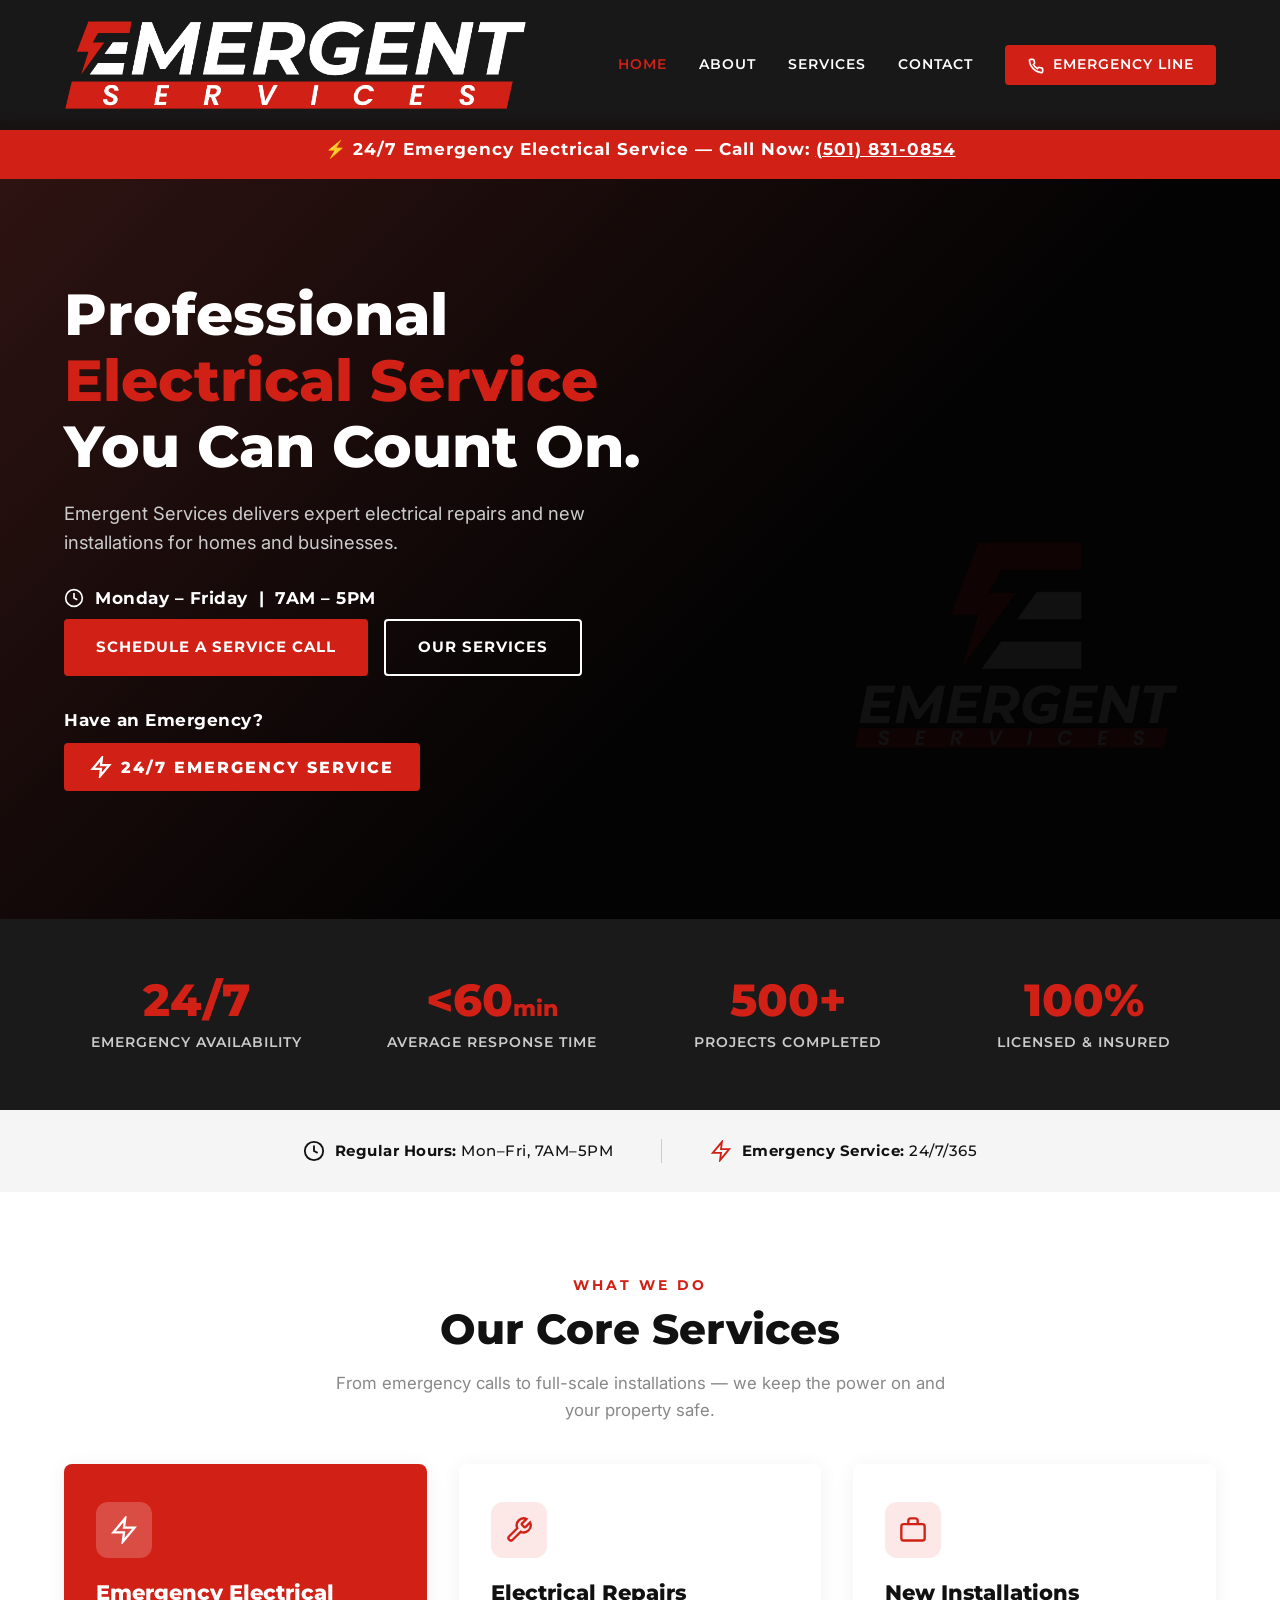
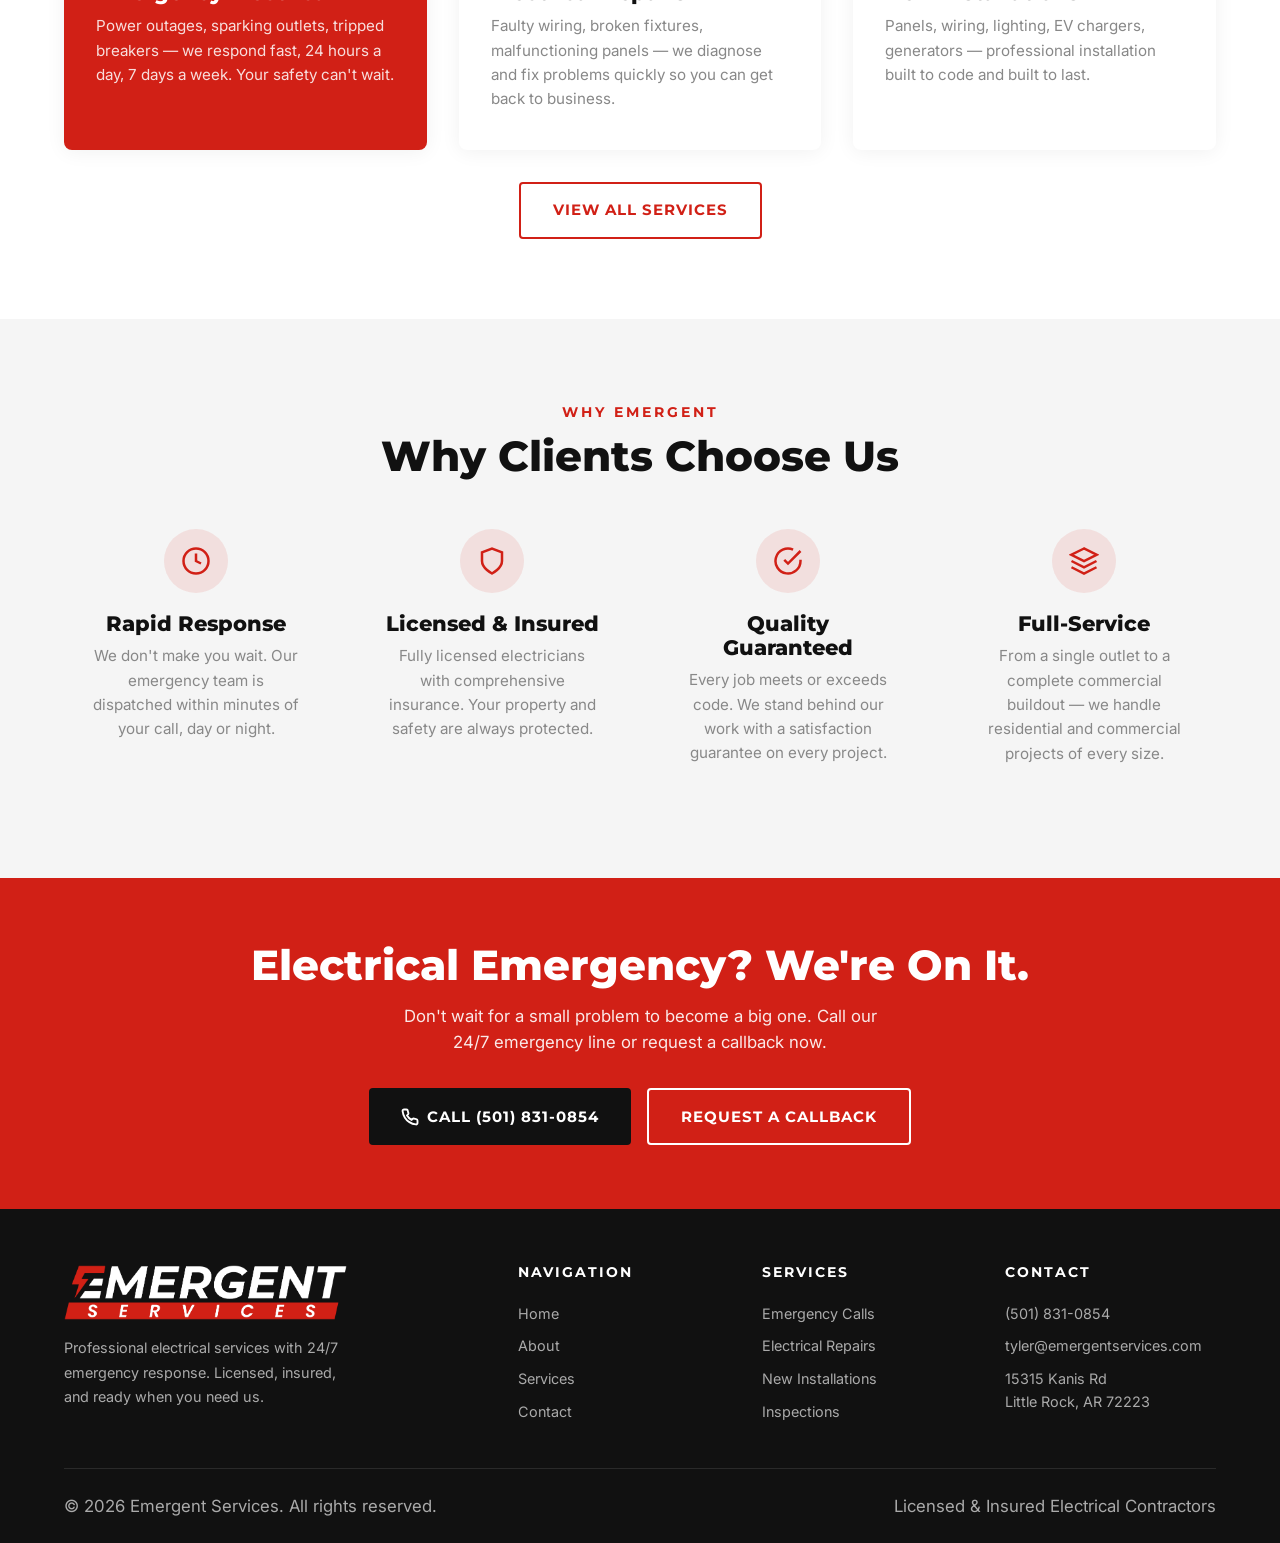
<file: website/index.html>
<!DOCTYPE html>
<html lang="en">
<head>
  <meta charset="UTF-8">
  <link rel="icon" type="image/x-icon" href="/favicon.ico?v=3">
  <link rel="icon" type="image/png" sizes="32x32" href="/favicon-32x32.png?v=3">
  <link rel="icon" type="image/png" sizes="16x16" href="/favicon-16x16.png?v=3">
  <link rel="apple-touch-icon" sizes="180x180" href="/apple-touch-icon.png?v=3">
  <meta name="viewport" content="width=device-width, initial-scale=1.0, viewport-fit=cover">
  <title>Emergent Services — 24/7 Emergency Electrical Services</title>
  <meta name="description" content="Emergent Services provides 24/7 emergency electrical repairs, new installations, and commercial electrical services. Fast response when you need it most.">
  <link rel="preconnect" href="https://fonts.googleapis.com">
  <link href="https://fonts.googleapis.com/css2?family=Inter:wght@400;500;600&family=Montserrat:ital,wght@0,600;0,700;0,800;0,900;1,800&display=swap" rel="stylesheet">
  <link rel="stylesheet" href="assets/style.css">
</head>
<body>

  <!-- ============ HEADER ============ -->
  <header class="site-header">
    <div class="container nav-wrap">
      <a href="index.html" class="nav-logo">
        <img src="assets/images/logo-mark-red-cropped.png" alt="Emergent Services">
      </a>
      <nav class="nav-links" id="navLinks">
        <a href="index.html" class="active">Home</a>
        <a href="about.html">About</a>
        <a href="services.html">Services</a>
        <a href="contact.html">Contact</a>
        <a href="tel:+15018310854" class="nav-cta">
          <svg style="width:16px;height:16px;display:inline;vertical-align:middle;margin-right:4px" viewBox="0 0 24 24" fill="none" stroke="currentColor" stroke-width="2.5"><path d="M22 16.92v3a2 2 0 01-2.18 2 19.79 19.79 0 01-8.63-3.07 19.5 19.5 0 01-6-6A19.79 19.79 0 012.12 4.18 2 2 0 014.11 2h3a2 2 0 012 1.72c.127.96.361 1.903.7 2.81a2 2 0 01-.45 2.11L8.09 9.91a16 16 0 006 6l1.27-1.27a2 2 0 012.11-.45c.907.339 1.85.573 2.81.7A2 2 0 0122 16.92z"/></svg>
          Emergency Line
        </a>
      </nav>
      <button class="nav-toggle" id="navToggle" aria-label="Toggle navigation">
        <span></span><span></span><span></span>
      </button>
    </div>
  </header>

  <!-- ============ EMERGENCY BANNER ============ -->
  <div class="emergency-banner" style="margin-top:120px;">
    ⚡ 24/7 Emergency Electrical Service — Call Now: <a href="tel:+15018310854">(501) 831-0854</a>
  </div>

  <!-- ============ HERO ============ -->
  <section class="hero" style="padding-top:0; min-height:calc(100vh - 160px);">
    <div class="container hero-content">
      <h1>Professional<br><span>Electrical Service</span><br>You Can Count On.</h1>
      <p style="margin-bottom:1.2rem;">Emergent Services delivers expert electrical repairs and new installations for homes and businesses.</p>
      <div style="display:inline-flex;align-items:center;gap:.7rem;padding:.7rem 0;">
        <svg viewBox="0 0 24 24" fill="none" stroke="#fff" stroke-width="2" style="width:20px;height:20px;flex-shrink:0;vertical-align:middle;"><circle cx="12" cy="12" r="10"/><polyline points="12 6 12 12 16 14"/></svg>
        <span style="color:#fff;font-family:var(--font-heading);font-weight:700;font-size:1.05rem;letter-spacing:.5px;line-height:1;">Monday – Friday &nbsp;|&nbsp; 7AM – 5PM</span>
      </div>
      <div class="hero-buttons" style="align-items:stretch;">
        <a href="contact.html" class="btn btn-primary" style="display:inline-flex;align-items:center;justify-content:center;">Schedule a Service Call</a>
        <a href="services.html" class="btn btn-secondary" style="display:inline-flex;align-items:center;justify-content:center;">Our Services</a>
      </div>
      <div style="margin-top:2rem;">
        <span style="color:#fff;font-family:var(--font-heading);font-weight:700;font-size:1.05rem;letter-spacing:.5px;line-height:1;">Have an Emergency?</span>
      </div>
      <div style="margin-top:.6rem;">
        <a href="contact.html" class="emergency-badge" style="text-decoration:none;">
          <svg viewBox="0 0 24 24" fill="none" stroke="currentColor" stroke-width="2.5" style="width:22px;height:22px;"><polygon points="13 2 3 14 12 14 11 22 21 10 12 10 13 2"/></svg>
          24/7 Emergency Service
        </a>
      </div>
    </div>
    <img src="assets/images/logo-icon.png" alt="" class="hero-bolt">
  </section>

  <!-- ============ STATS ============ -->
  <section class="section-dark">
    <div class="container stats">
      <div class="stat">
        <h2>24/7</h2>
        <p>Emergency Availability</p>
      </div>
      <div class="stat">
        <h2>&lt;60<span style="font-size:1.4rem">min</span></h2>
        <p>Average Response Time</p>
      </div>
      <div class="stat">
        <h2>500+</h2>
        <p>Projects Completed</p>
      </div>
      <div class="stat">
        <h2>100%</h2>
        <p>Licensed &amp; Insured</p>
      </div>
    </div>
  </section>

  <!-- ============ HOURS STRIP ============ -->
  <section style="background:var(--gray);padding:1.8rem 0;">
    <div class="container" style="display:flex;justify-content:center;align-items:center;gap:3rem;flex-wrap:wrap;text-align:center;">
      <div style="display:flex;align-items:center;gap:.6rem;">
        <svg style="width:22px;height:22px;stroke:var(--black);fill:none;stroke-width:2;flex-shrink:0;" viewBox="0 0 24 24"><circle cx="12" cy="12" r="10"/><polyline points="12 6 12 12 16 14"/></svg>
        <p style="font-family:var(--font-heading);font-weight:700;font-size:.95rem;letter-spacing:.5px;">Regular Hours: <span style="font-weight:500;">Mon–Fri, 7AM–5PM</span></p>
      </div>
      <div style="width:1px;height:24px;background:#ccc;"></div>
      <div style="display:flex;align-items:center;gap:.6rem;">
        <svg style="width:22px;height:22px;stroke:var(--red);fill:none;stroke-width:2;flex-shrink:0;" viewBox="0 0 24 24"><polygon points="13 2 3 14 12 14 11 22 21 10 12 10 13 2"/></svg>
        <p style="font-family:var(--font-heading);font-weight:700;font-size:.95rem;letter-spacing:.5px;">Emergency Service: <span style="font-weight:500;">24/7/365</span></p>
      </div>
    </div>
  </section>

  <!-- ============ SERVICES PREVIEW ============ -->
  <section class="section">
    <div class="container">
      <div class="text-center">
        <span class="section-label">What We Do</span>
        <h2 class="section-title">Our Core Services</h2>
        <p class="section-subtitle" style="margin-left:auto;margin-right:auto;">From emergency calls to full-scale installations — we keep the power on and your property safe.</p>
      </div>

      <div class="services-grid">
        <!-- Emergency — highlighted -->
        <div class="service-card emergency">
          <div class="icon">
            <svg viewBox="0 0 24 24"><polygon points="13 2 3 14 12 14 11 22 21 10 12 10 13 2"/></svg>
          </div>
          <h3>Emergency Electrical</h3>
          <p>Power outages, sparking outlets, tripped breakers — we respond fast, 24 hours a day, 7 days a week. Your safety can't wait.</p>
        </div>

        <div class="service-card">
          <div class="icon">
            <svg viewBox="0 0 24 24"><path d="M14.7 6.3a1 1 0 000 1.4l1.6 1.6a1 1 0 001.4 0l3.77-3.77a6 6 0 01-7.94 7.94l-6.91 6.91a2.12 2.12 0 01-3-3l6.91-6.91a6 6 0 017.94-7.94l-3.76 3.76z"/></svg>
          </div>
          <h3>Electrical Repairs</h3>
          <p>Faulty wiring, broken fixtures, malfunctioning panels — we diagnose and fix problems quickly so you can get back to business.</p>
        </div>

        <div class="service-card">
          <div class="icon">
            <svg viewBox="0 0 24 24"><rect x="2" y="7" width="20" height="14" rx="2" ry="2"/><path d="M16 7V4a2 2 0 00-2-2h-4a2 2 0 00-2 2v3"/></svg>
          </div>
          <h3>New Installations</h3>
          <p>Panels, wiring, lighting, EV chargers, generators — professional installation built to code and built to last.</p>
        </div>
      </div>

      <div class="text-center mt-2">
        <a href="services.html" class="btn btn-outline">View All Services</a>
      </div>
    </div>
  </section>

  <!-- ============ WHY CHOOSE US ============ -->
  <section class="section section-gray">
    <div class="container">
      <div class="text-center">
        <span class="section-label">Why Emergent</span>
        <h2 class="section-title">Why Clients Choose Us</h2>
      </div>
      <div class="highlights">
        <div class="highlight-item">
          <div class="icon">
            <svg viewBox="0 0 24 24"><circle cx="12" cy="12" r="10"/><polyline points="12 6 12 12 16 14"/></svg>
          </div>
          <h3>Rapid Response</h3>
          <p>We don't make you wait. Our emergency team is dispatched within minutes of your call, day or night.</p>
        </div>
        <div class="highlight-item">
          <div class="icon">
            <svg viewBox="0 0 24 24"><path d="M12 22s8-4 8-10V5l-8-3-8 3v7c0 6 8 10 8 10z"/></svg>
          </div>
          <h3>Licensed &amp; Insured</h3>
          <p>Fully licensed electricians with comprehensive insurance. Your property and safety are always protected.</p>
        </div>
        <div class="highlight-item">
          <div class="icon">
            <svg viewBox="0 0 24 24"><path d="M22 11.08V12a10 10 0 11-5.93-9.14"/><polyline points="22 4 12 14.01 9 11.01"/></svg>
          </div>
          <h3>Quality Guaranteed</h3>
          <p>Every job meets or exceeds code. We stand behind our work with a satisfaction guarantee on every project.</p>
        </div>
        <div class="highlight-item">
          <div class="icon">
            <svg viewBox="0 0 24 24"><path d="M12 2L2 7l10 5 10-5-10-5z"/><path d="M2 17l10 5 10-5"/><path d="M2 12l10 5 10-5"/></svg>
          </div>
          <h3>Full-Service</h3>
          <p>From a single outlet to a complete commercial buildout — we handle residential and commercial projects of every size.</p>
        </div>
      </div>
    </div>
  </section>

  <!-- ============ CTA BANNER ============ -->
  <section class="cta-banner">
    <div class="container">
      <h2>Electrical Emergency? We're On It.</h2>
      <p>Don't wait for a small problem to become a big one. Call our 24/7 emergency line or request a callback now.</p>
      <div style="display:flex;gap:1rem;justify-content:center;flex-wrap:wrap;">
        <a href="tel:+15018310854" class="btn btn-dark">
          <svg style="width:18px;height:18px" viewBox="0 0 24 24" fill="none" stroke="currentColor" stroke-width="2.5"><path d="M22 16.92v3a2 2 0 01-2.18 2 19.79 19.79 0 01-8.63-3.07 19.5 19.5 0 01-6-6A19.79 19.79 0 012.12 4.18 2 2 0 014.11 2h3a2 2 0 012 1.72c.127.96.361 1.903.7 2.81a2 2 0 01-.45 2.11L8.09 9.91a16 16 0 006 6l1.27-1.27a2 2 0 012.11-.45c.907.339 1.85.573 2.81.7A2 2 0 0122 16.92z"/></svg>
          Call (501) 831-0854
        </a>
        <a href="contact.html" class="btn btn-secondary">Request a Callback</a>
      </div>
    </div>
  </section>

  <!-- ============ FOOTER ============ -->
  <footer class="site-footer">
    <div class="container">
      <div class="footer-grid">
        <div class="footer-brand">
          <img src="assets/images/logo-mark-red-cropped.png" alt="Emergent Services">
          <p>Professional electrical services with 24/7 emergency response. Licensed, insured, and ready when you need us.</p>
        </div>
        <div class="footer-col">
          <h4>Navigation</h4>
          <a href="index.html">Home</a>
          <a href="about.html">About</a>
          <a href="services.html">Services</a>
          <a href="contact.html">Contact</a>
        </div>
        <div class="footer-col">
          <h4>Services</h4>
          <a href="services.html">Emergency Calls</a>
          <a href="services.html">Electrical Repairs</a>
          <a href="services.html">New Installations</a>
          <a href="services.html">Inspections</a>
        </div>
        <div class="footer-col">
          <h4>Contact</h4>
          <a href="tel:+15018310854">(501) 831-0854</a>
          <a href="mailto:tyler@emergentservices.com">tyler@emergentservices.com</a>
          <a href="#">15315 Kanis Rd<br>Little Rock, AR 72223</a>
        </div>
      </div>
      <div class="footer-bottom">
        <p>&copy; 2026 Emergent Services. All rights reserved.</p>
        <p>Licensed &amp; Insured Electrical Contractors</p>
      </div>
    </div>
  </footer>

  <script>
    // Mobile nav toggle
    const toggle = document.getElementById('navToggle');
    const links  = document.getElementById('navLinks');
    toggle.addEventListener('click', () => links.classList.toggle('open'));
  </script>
</body>
</html>
</file>
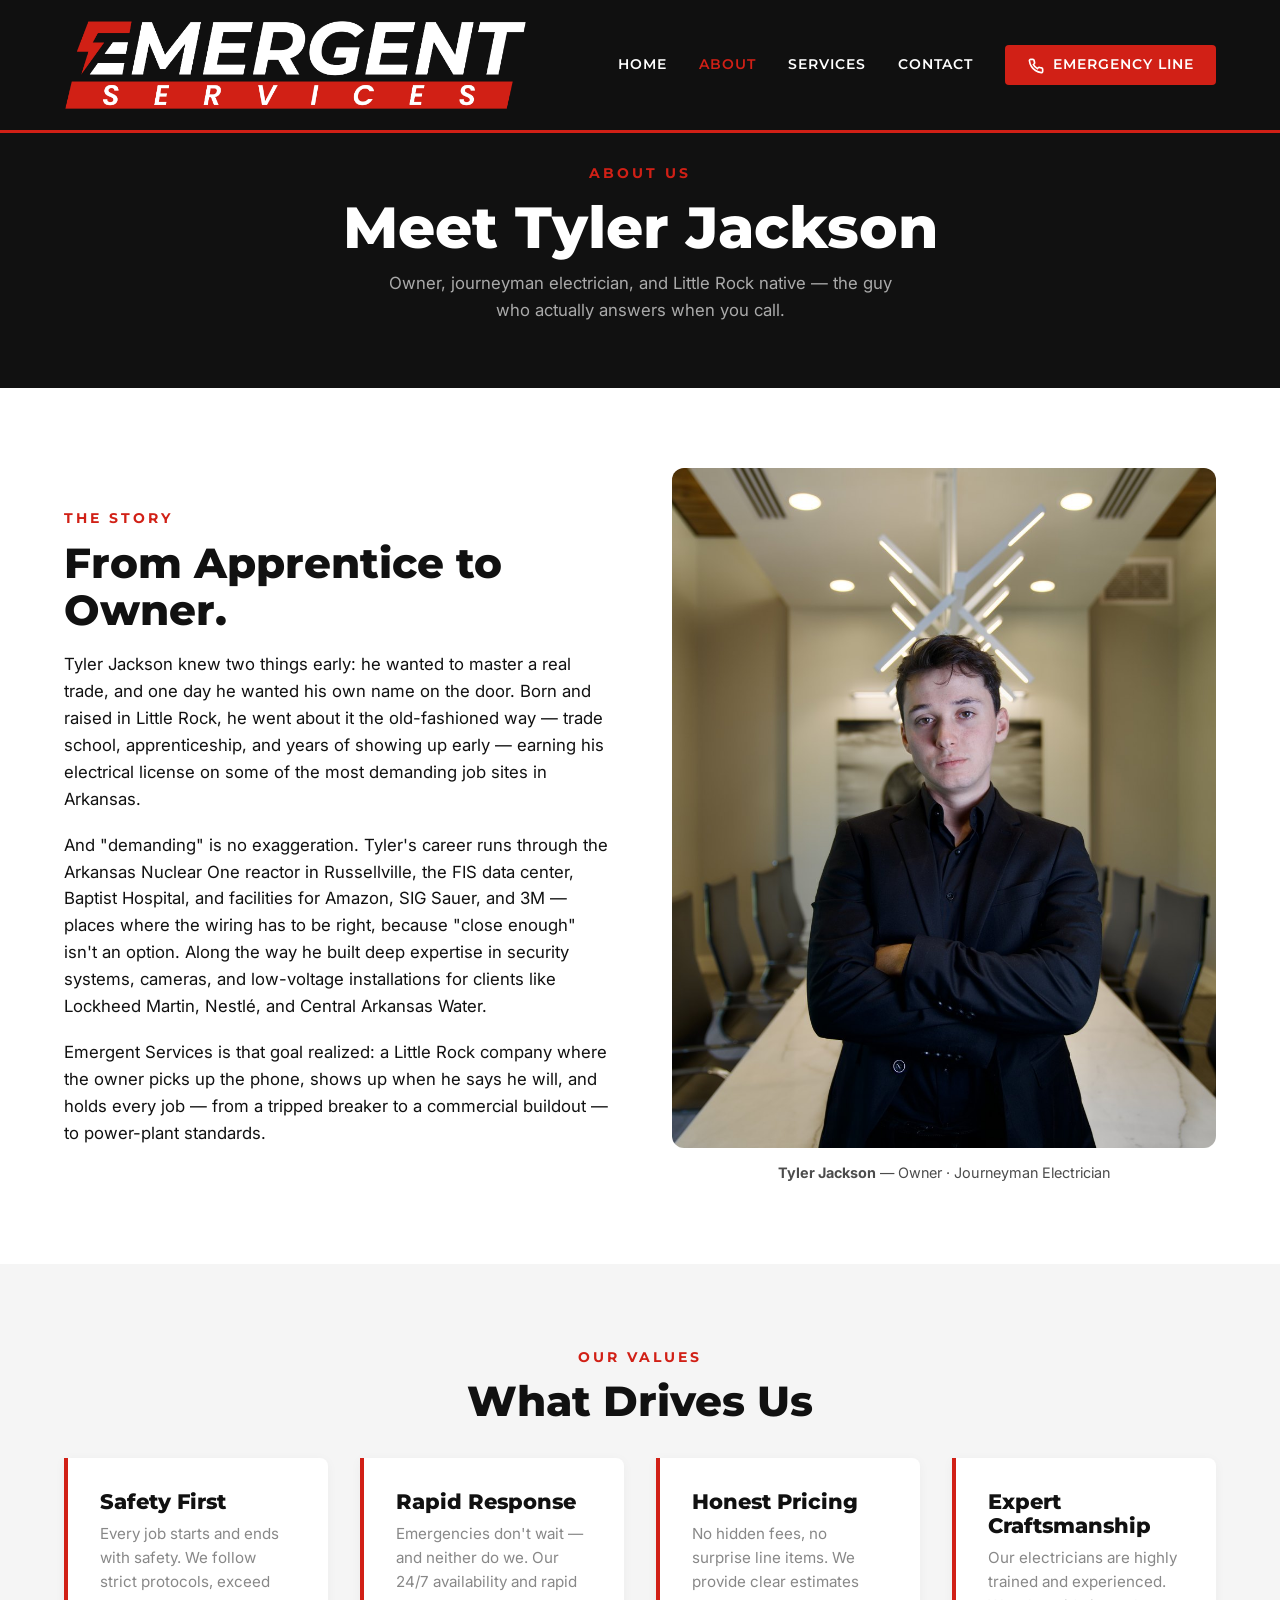
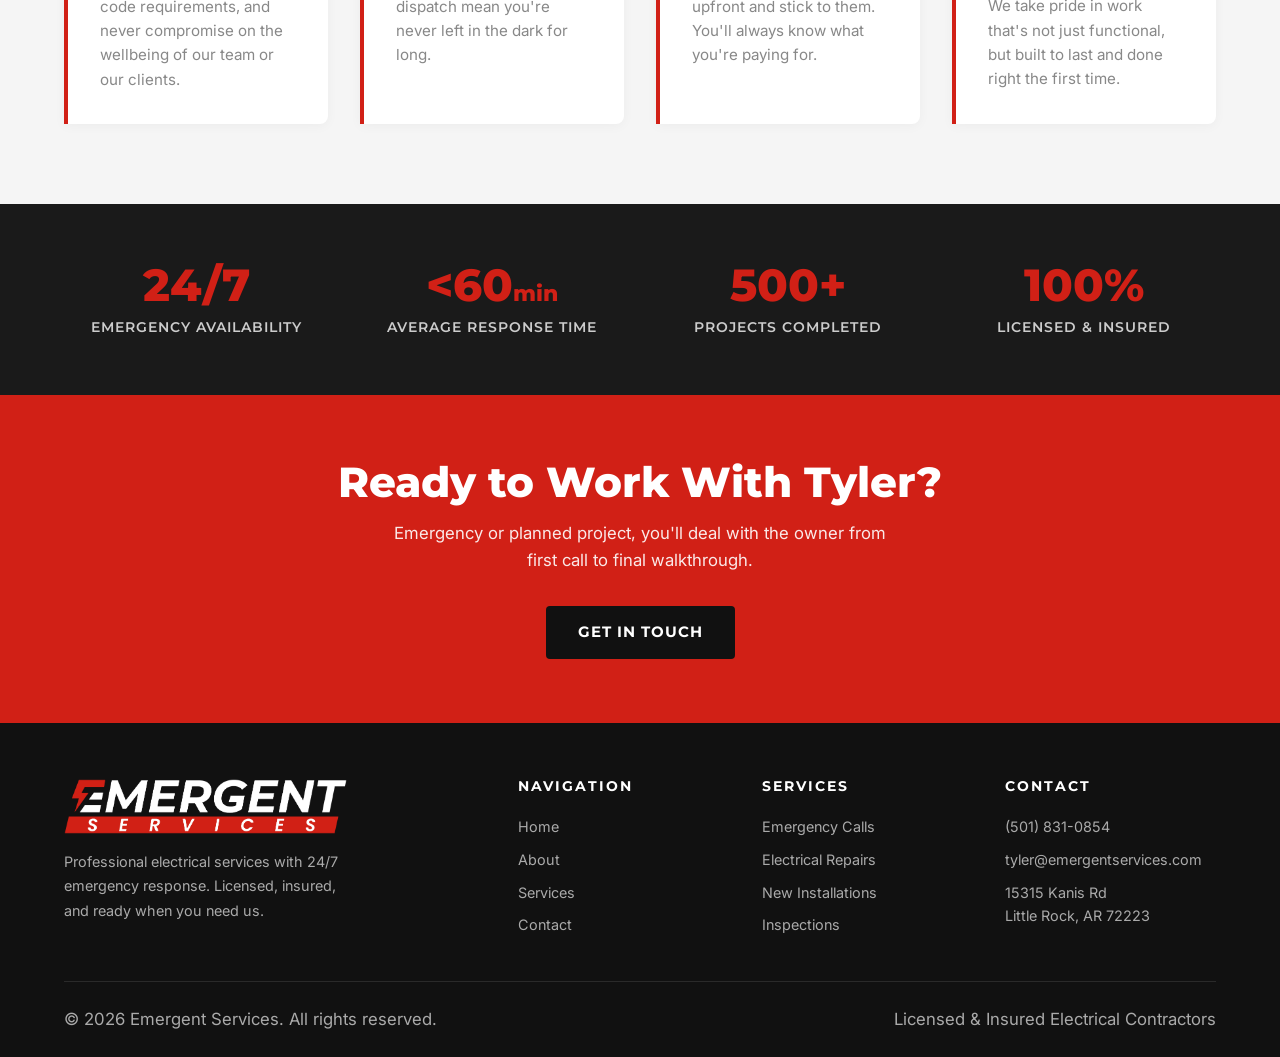
<file: website/about.html>
<!DOCTYPE html>
<html lang="en">
<head>
  <meta charset="UTF-8">
  <link rel="icon" type="image/x-icon" href="/favicon.ico?v=3">
  <link rel="icon" type="image/png" sizes="32x32" href="/favicon-32x32.png?v=3">
  <link rel="icon" type="image/png" sizes="16x16" href="/favicon-16x16.png?v=3">
  <link rel="apple-touch-icon" sizes="180x180" href="/apple-touch-icon.png?v=3">
  <meta name="viewport" content="width=device-width, initial-scale=1.0, viewport-fit=cover">
  <title>About Tyler Jackson — Emergent Services</title>
  <meta name="description" content="Meet Tyler Jackson, owner of Emergent Services — a Little Rock journeyman electrician with experience spanning nuclear plants, data centers, hospitals, and security systems.">
  <link rel="preconnect" href="https://fonts.googleapis.com">
  <link href="https://fonts.googleapis.com/css2?family=Inter:wght@400;500;600&family=Montserrat:ital,wght@0,600;0,700;0,800;0,900;1,800&display=swap" rel="stylesheet">
  <link rel="stylesheet" href="assets/style.css">
</head>
<body>

  <!-- ============ HEADER ============ -->
  <header class="site-header">
    <div class="container nav-wrap">
      <a href="index.html" class="nav-logo">
        <img src="assets/images/logo-mark-red-cropped.png" alt="Emergent Services">
      </a>
      <nav class="nav-links" id="navLinks">
        <a href="index.html">Home</a>
        <a href="about.html" class="active">About</a>
        <a href="services.html">Services</a>
        <a href="contact.html">Contact</a>
        <a href="tel:+15018310854" class="nav-cta">
          <svg style="width:16px;height:16px;display:inline;vertical-align:middle;margin-right:4px" viewBox="0 0 24 24" fill="none" stroke="currentColor" stroke-width="2.5"><path d="M22 16.92v3a2 2 0 01-2.18 2 19.79 19.79 0 01-8.63-3.07 19.5 19.5 0 01-6-6A19.79 19.79 0 012.12 4.18 2 2 0 014.11 2h3a2 2 0 012 1.72c.127.96.361 1.903.7 2.81a2 2 0 01-.45 2.11L8.09 9.91a16 16 0 006 6l1.27-1.27a2 2 0 012.11-.45c.907.339 1.85.573 2.81.7A2 2 0 0122 16.92z"/></svg>
          Emergency Line
        </a>
      </nav>
      <button class="nav-toggle" id="navToggle" aria-label="Toggle navigation">
        <span></span><span></span><span></span>
      </button>
    </div>
  </header>

  <!-- ============ PAGE HEADER ============ -->
  <div class="page-header">
    <div class="container">
      <span class="section-label">About Us</span>
      <h1>Meet Tyler Jackson</h1>
      <p>Owner, journeyman electrician, and Little Rock native — the guy who actually answers when you call.</p>
    </div>
  </div>

  <!-- ============ ABOUT INTRO ============ -->
  <section class="section">
    <div class="container about-split">
      <div>
        <span class="section-label">The Story</span>
        <h2 class="section-title">From Apprentice to Owner.</h2>
        <p style="margin-bottom:1.2rem;">Tyler Jackson knew two things early: he wanted to master a real trade, and one day he wanted his own name on the door. Born and raised in Little Rock, he went about it the old-fashioned way — trade school, apprenticeship, and years of showing up early — earning his electrical license on some of the most demanding job sites in Arkansas.</p>
        <p style="margin-bottom:1.2rem;">And "demanding" is no exaggeration. Tyler's career runs through the Arkansas Nuclear One reactor in Russellville, the FIS data center, Baptist Hospital, and facilities for Amazon, SIG Sauer, and 3M — places where the wiring has to be right, because "close enough" isn't an option. Along the way he built deep expertise in security systems, cameras, and low-voltage installations for clients like Lockheed Martin, Nestlé, and Central Arkansas Water.</p>
        <p>Emergent Services is that goal realized: a Little Rock company where the owner picks up the phone, shows up when he says he will, and holds every job — from a tripped breaker to a commercial buildout — to power-plant standards.</p>
      </div>
      <div>
        <div class="about-image" style="aspect-ratio:4/5;">
          <img src="assets/images/tyler-jackson.jpg" alt="Tyler Jackson, owner of Emergent Services" style="width:100%;height:100%;object-fit:cover;opacity:1;">
        </div>
        <p style="text-align:center;font-size:.9rem;margin-top:.8rem;opacity:.75;"><strong>Tyler Jackson</strong> — Owner · Journeyman Electrician</p>
      </div>
    </div>
  </section>

  <!-- ============ VALUES ============ -->
  <section class="section section-gray">
    <div class="container">
      <div class="text-center">
        <span class="section-label">Our Values</span>
        <h2 class="section-title">What Drives Us</h2>
      </div>
      <div class="values-grid">
        <div class="value-card">
          <h3>Safety First</h3>
          <p>Every job starts and ends with safety. We follow strict protocols, exceed code requirements, and never compromise on the wellbeing of our team or our clients.</p>
        </div>
        <div class="value-card">
          <h3>Rapid Response</h3>
          <p>Emergencies don't wait — and neither do we. Our 24/7 availability and rapid dispatch mean you're never left in the dark for long.</p>
        </div>
        <div class="value-card">
          <h3>Honest Pricing</h3>
          <p>No hidden fees, no surprise line items. We provide clear estimates upfront and stick to them. You'll always know what you're paying for.</p>
        </div>
        <div class="value-card">
          <h3>Expert Craftsmanship</h3>
          <p>Our electricians are highly trained and experienced. We take pride in work that's not just functional, but built to last and done right the first time.</p>
        </div>
      </div>
    </div>
  </section>

  <!-- ============ STATS ============ -->
  <section class="section-dark">
    <div class="container stats">
      <div class="stat">
        <h2>24/7</h2>
        <p>Emergency Availability</p>
      </div>
      <div class="stat">
        <h2>&lt;60<span style="font-size:1.4rem">min</span></h2>
        <p>Average Response Time</p>
      </div>
      <div class="stat">
        <h2>500+</h2>
        <p>Projects Completed</p>
      </div>
      <div class="stat">
        <h2>100%</h2>
        <p>Licensed &amp; Insured</p>
      </div>
    </div>
  </section>

  <!-- ============ CTA ============ -->
  <section class="cta-banner">
    <div class="container">
      <h2>Ready to Work With Tyler?</h2>
      <p>Emergency or planned project, you'll deal with the owner from first call to final walkthrough.</p>
      <a href="contact.html" class="btn btn-dark">Get in Touch</a>
    </div>
  </section>

  <!-- ============ FOOTER ============ -->
  <footer class="site-footer">
    <div class="container">
      <div class="footer-grid">
        <div class="footer-brand">
          <img src="assets/images/logo-mark-red-cropped.png" alt="Emergent Services">
          <p>Professional electrical services with 24/7 emergency response. Licensed, insured, and ready when you need us.</p>
        </div>
        <div class="footer-col">
          <h4>Navigation</h4>
          <a href="index.html">Home</a>
          <a href="about.html">About</a>
          <a href="services.html">Services</a>
          <a href="contact.html">Contact</a>
        </div>
        <div class="footer-col">
          <h4>Services</h4>
          <a href="services.html">Emergency Calls</a>
          <a href="services.html">Electrical Repairs</a>
          <a href="services.html">New Installations</a>
          <a href="services.html">Inspections</a>
        </div>
        <div class="footer-col">
          <h4>Contact</h4>
          <a href="tel:+15018310854">(501) 831-0854</a>
          <a href="mailto:tyler@emergentservices.com">tyler@emergentservices.com</a>
          <a href="#">15315 Kanis Rd<br>Little Rock, AR 72223</a>
        </div>
      </div>
      <div class="footer-bottom">
        <p>&copy; 2026 Emergent Services. All rights reserved.</p>
        <p>Licensed &amp; Insured Electrical Contractors</p>
      </div>
    </div>
  </footer>

  <script>
    const toggle = document.getElementById('navToggle');
    const links  = document.getElementById('navLinks');
    toggle.addEventListener('click', () => links.classList.toggle('open'));
  </script>
</body>
</html>
</file>
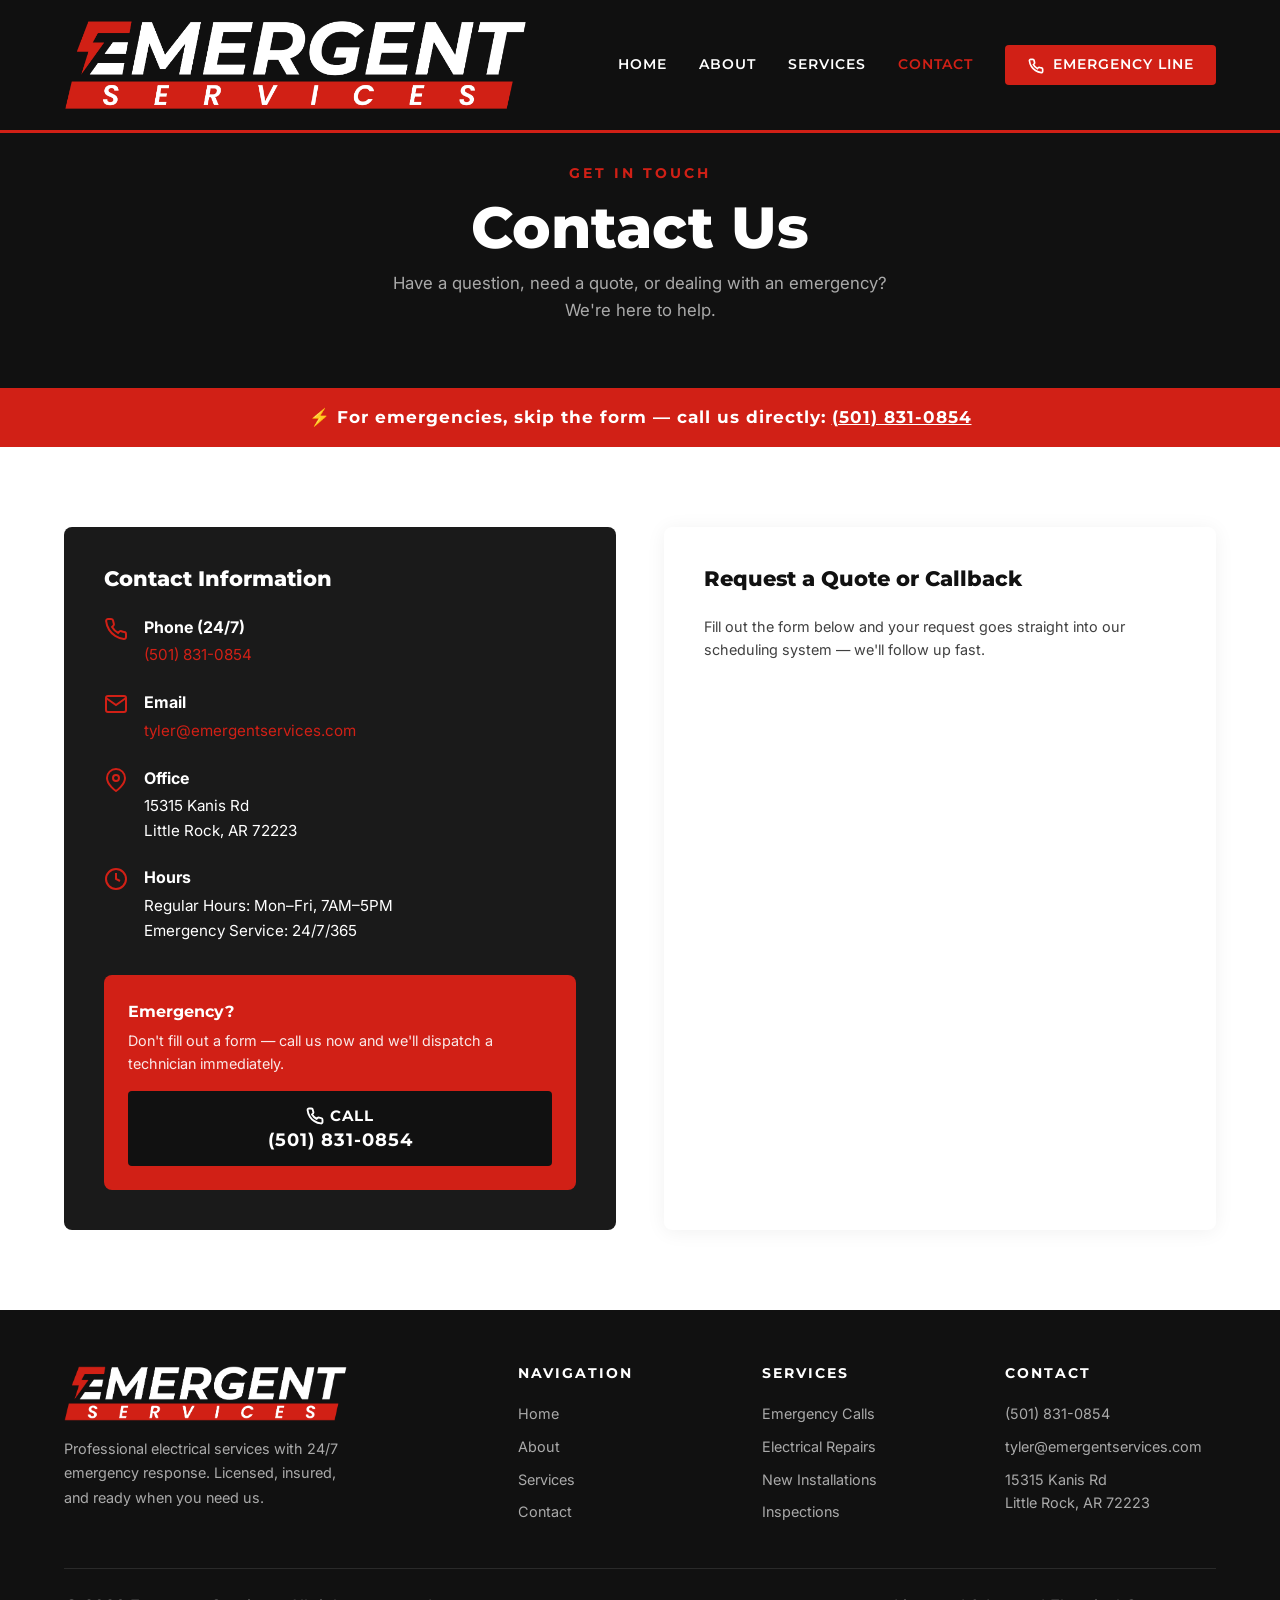
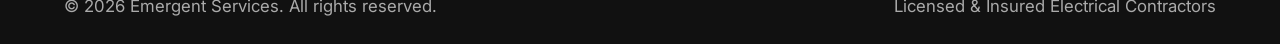
<file: website/contact.html>
<!DOCTYPE html>
<html lang="en">
<head>
  <meta charset="UTF-8">
  <link rel="icon" type="image/x-icon" href="/favicon.ico?v=3">
  <link rel="icon" type="image/png" sizes="32x32" href="/favicon-32x32.png?v=3">
  <link rel="icon" type="image/png" sizes="16x16" href="/favicon-16x16.png?v=3">
  <link rel="apple-touch-icon" sizes="180x180" href="/apple-touch-icon.png?v=3">
  <meta name="viewport" content="width=device-width, initial-scale=1.0, viewport-fit=cover">
  <title>Contact — Emergent Services</title>
  <meta name="description" content="Get in touch with Emergent Services for a free quote or 24/7 emergency electrical service. Call, email, or fill out our contact form.">
  <link rel="preconnect" href="https://fonts.googleapis.com">
  <link href="https://fonts.googleapis.com/css2?family=Inter:wght@400;500;600&family=Montserrat:ital,wght@0,600;0,700;0,800;0,900;1,800&display=swap" rel="stylesheet">
  <link rel="stylesheet" href="assets/style.css">
</head>
<body>

  <!-- ============ HEADER ============ -->
  <header class="site-header">
    <div class="container nav-wrap">
      <a href="index.html" class="nav-logo">
        <img src="assets/images/logo-mark-red-cropped.png" alt="Emergent Services">
      </a>
      <nav class="nav-links" id="navLinks">
        <a href="index.html">Home</a>
        <a href="about.html">About</a>
        <a href="services.html">Services</a>
        <a href="contact.html" class="active">Contact</a>
        <a href="tel:+15018310854" class="nav-cta">
          <svg style="width:16px;height:16px;display:inline;vertical-align:middle;margin-right:4px" viewBox="0 0 24 24" fill="none" stroke="currentColor" stroke-width="2.5"><path d="M22 16.92v3a2 2 0 01-2.18 2 19.79 19.79 0 01-8.63-3.07 19.5 19.5 0 01-6-6A19.79 19.79 0 012.12 4.18 2 2 0 014.11 2h3a2 2 0 012 1.72c.127.96.361 1.903.7 2.81a2 2 0 01-.45 2.11L8.09 9.91a16 16 0 006 6l1.27-1.27a2 2 0 012.11-.45c.907.339 1.85.573 2.81.7A2 2 0 0122 16.92z"/></svg>
          Emergency Line
        </a>
      </nav>
      <button class="nav-toggle" id="navToggle" aria-label="Toggle navigation">
        <span></span><span></span><span></span>
      </button>
    </div>
  </header>

  <!-- ============ PAGE HEADER ============ -->
  <div class="page-header">
    <div class="container">
      <span class="section-label">Get in Touch</span>
      <h1>Contact Us</h1>
      <p>Have a question, need a quote, or dealing with an emergency? We're here to help.</p>
    </div>
  </div>

  <!-- ============ EMERGENCY BANNER ============ -->
  <div class="emergency-banner">
    ⚡ For emergencies, skip the form — call us directly: <a href="tel:+15018310854">(501) 831-0854</a>
  </div>

  <!-- ============ CONTACT SECTION ============ -->
  <section class="section">
    <div class="container contact-grid">

      <!-- Contact Info -->
      <div class="contact-info-card">
        <h3>Contact Information</h3>

        <div class="contact-detail">
          <svg viewBox="0 0 24 24"><path d="M22 16.92v3a2 2 0 01-2.18 2 19.79 19.79 0 01-8.63-3.07 19.5 19.5 0 01-6-6A19.79 19.79 0 012.12 4.18 2 2 0 014.11 2h3a2 2 0 012 1.72c.127.96.361 1.903.7 2.81a2 2 0 01-.45 2.11L8.09 9.91a16 16 0 006 6l1.27-1.27a2 2 0 012.11-.45c.907.339 1.85.573 2.81.7A2 2 0 0122 16.92z"/></svg>
          <div>
            <strong>Phone (24/7)</strong>
            <p><a href="tel:+15018310854" style="color:var(--red);">(501) 831-0854</a></p>
          </div>
        </div>

        <div class="contact-detail">
          <svg viewBox="0 0 24 24"><path d="M4 4h16c1.1 0 2 .9 2 2v12c0 1.1-.9 2-2 2H4c-1.1 0-2-.9-2-2V6c0-1.1.9-2 2-2z"/><polyline points="22,6 12,13 2,6"/></svg>
          <div>
            <strong>Email</strong>
            <p><a href="mailto:tyler@emergentservices.com" style="color:var(--red);">tyler@emergentservices.com</a></p>
          </div>
        </div>

        <div class="contact-detail">
          <svg viewBox="0 0 24 24"><path d="M21 10c0 7-9 13-9 13s-9-6-9-13a9 9 0 0118 0z"/><circle cx="12" cy="10" r="3"/></svg>
          <div>
            <strong>Office</strong>
            <p>15315 Kanis Rd<br>Little Rock, AR 72223</p>
          </div>
        </div>

        <div class="contact-detail">
          <svg viewBox="0 0 24 24"><circle cx="12" cy="12" r="10"/><polyline points="12 6 12 12 16 14"/></svg>
          <div>
            <strong>Hours</strong>
            <p>Regular Hours: Mon–Fri, 7AM–5PM<br>Emergency Service: 24/7/365</p>
          </div>
        </div>

        <div style="margin-top:2rem;padding:1.5rem;background:var(--red);border-radius:8px;">
          <p style="font-family:var(--font-heading);font-weight:700;font-size:1rem;margin-bottom:.3rem;">Emergency?</p>
          <p style="font-size:.9rem;opacity:.9;margin-bottom:1rem;">Don't fill out a form — call us now and we'll dispatch a technician immediately.</p>
          <a href="tel:+15018310854" class="btn btn-dark" style="width:100%;justify-content:center;flex-direction:column;gap:.2rem;line-height:1.3;">
            <span style="display:flex;align-items:center;gap:.4rem;">
              <svg style="width:18px;height:18px" viewBox="0 0 24 24" fill="none" stroke="currentColor" stroke-width="2.5"><path d="M22 16.92v3a2 2 0 01-2.18 2 19.79 19.79 0 01-8.63-3.07 19.5 19.5 0 01-6-6A19.79 19.79 0 012.12 4.18 2 2 0 014.11 2h3a2 2 0 012 1.72c.127.96.361 1.903.7 2.81a2 2 0 01-.45 2.11L8.09 9.91a16 16 0 006 6l1.27-1.27a2 2 0 012.11-.45c.907.339 1.85.573 2.81.7A2 2 0 0122 16.92z"/></svg>
              Call
            </span>
            <span style="font-size:1.1rem;">(501) 831-0854</span>
          </a>
        </div>
      </div>

      <!-- Contact Form (Jobber work request form) -->
      <div class="form-card">
        <h3>Request a Quote or Callback</h3>
        <p style="font-size:.9rem;opacity:.8;margin-bottom:1rem;">Fill out the form below and your request goes straight into our scheduling system — we'll follow up fast.</p>
        <!-- Jobber embedded request form: submissions appear in Jobber as new work requests -->
        <div id="f7ef6243-78b9-4f19-8c3b-840201169703-2365413"></div>
        <link rel="stylesheet" href="https://d3ey4dbjkt2f6s.cloudfront.net/assets/external/work_request_embed.css" media="screen" />
        <script src="https://d3ey4dbjkt2f6s.cloudfront.net/assets/static_link/work_request_embed_snippet.js" clienthub_id="f7ef6243-78b9-4f19-8c3b-840201169703-2365413" form_url="https://clienthub.getjobber.com/client_hubs/f7ef6243-78b9-4f19-8c3b-840201169703/public/work_request/embedded_work_request_form?form_id=2365413"></script>
        <noscript>
          <p>Our request form needs JavaScript. You can also <a href="https://clienthub.getjobber.com/hubs/f7ef6243-78b9-4f19-8c3b-840201169703/public/requests/2365413/new" style="color:var(--red);">open the request form here</a> or call us at <a href="tel:+15018310854" style="color:var(--red);">(501) 831-0854</a>.</p>
        </noscript>
      </div>

    </div>
  </section>

  <!-- ============ FOOTER ============ -->
  <footer class="site-footer">
    <div class="container">
      <div class="footer-grid">
        <div class="footer-brand">
          <img src="assets/images/logo-mark-red-cropped.png" alt="Emergent Services">
          <p>Professional electrical services with 24/7 emergency response. Licensed, insured, and ready when you need us.</p>
        </div>
        <div class="footer-col">
          <h4>Navigation</h4>
          <a href="index.html">Home</a>
          <a href="about.html">About</a>
          <a href="services.html">Services</a>
          <a href="contact.html">Contact</a>
        </div>
        <div class="footer-col">
          <h4>Services</h4>
          <a href="services.html">Emergency Calls</a>
          <a href="services.html">Electrical Repairs</a>
          <a href="services.html">New Installations</a>
          <a href="services.html">Inspections</a>
        </div>
        <div class="footer-col">
          <h4>Contact</h4>
          <a href="tel:+15018310854">(501) 831-0854</a>
          <a href="mailto:tyler@emergentservices.com">tyler@emergentservices.com</a>
          <a href="#">15315 Kanis Rd<br>Little Rock, AR 72223</a>
        </div>
      </div>
      <div class="footer-bottom">
        <p>&copy; 2026 Emergent Services. All rights reserved.</p>
        <p>Licensed &amp; Insured Electrical Contractors</p>
      </div>
    </div>
  </footer>

  <script>
    const toggle = document.getElementById('navToggle');
    const links  = document.getElementById('navLinks');
    toggle.addEventListener('click', () => links.classList.toggle('open'));
  </script>
</body>
</html>
</file>
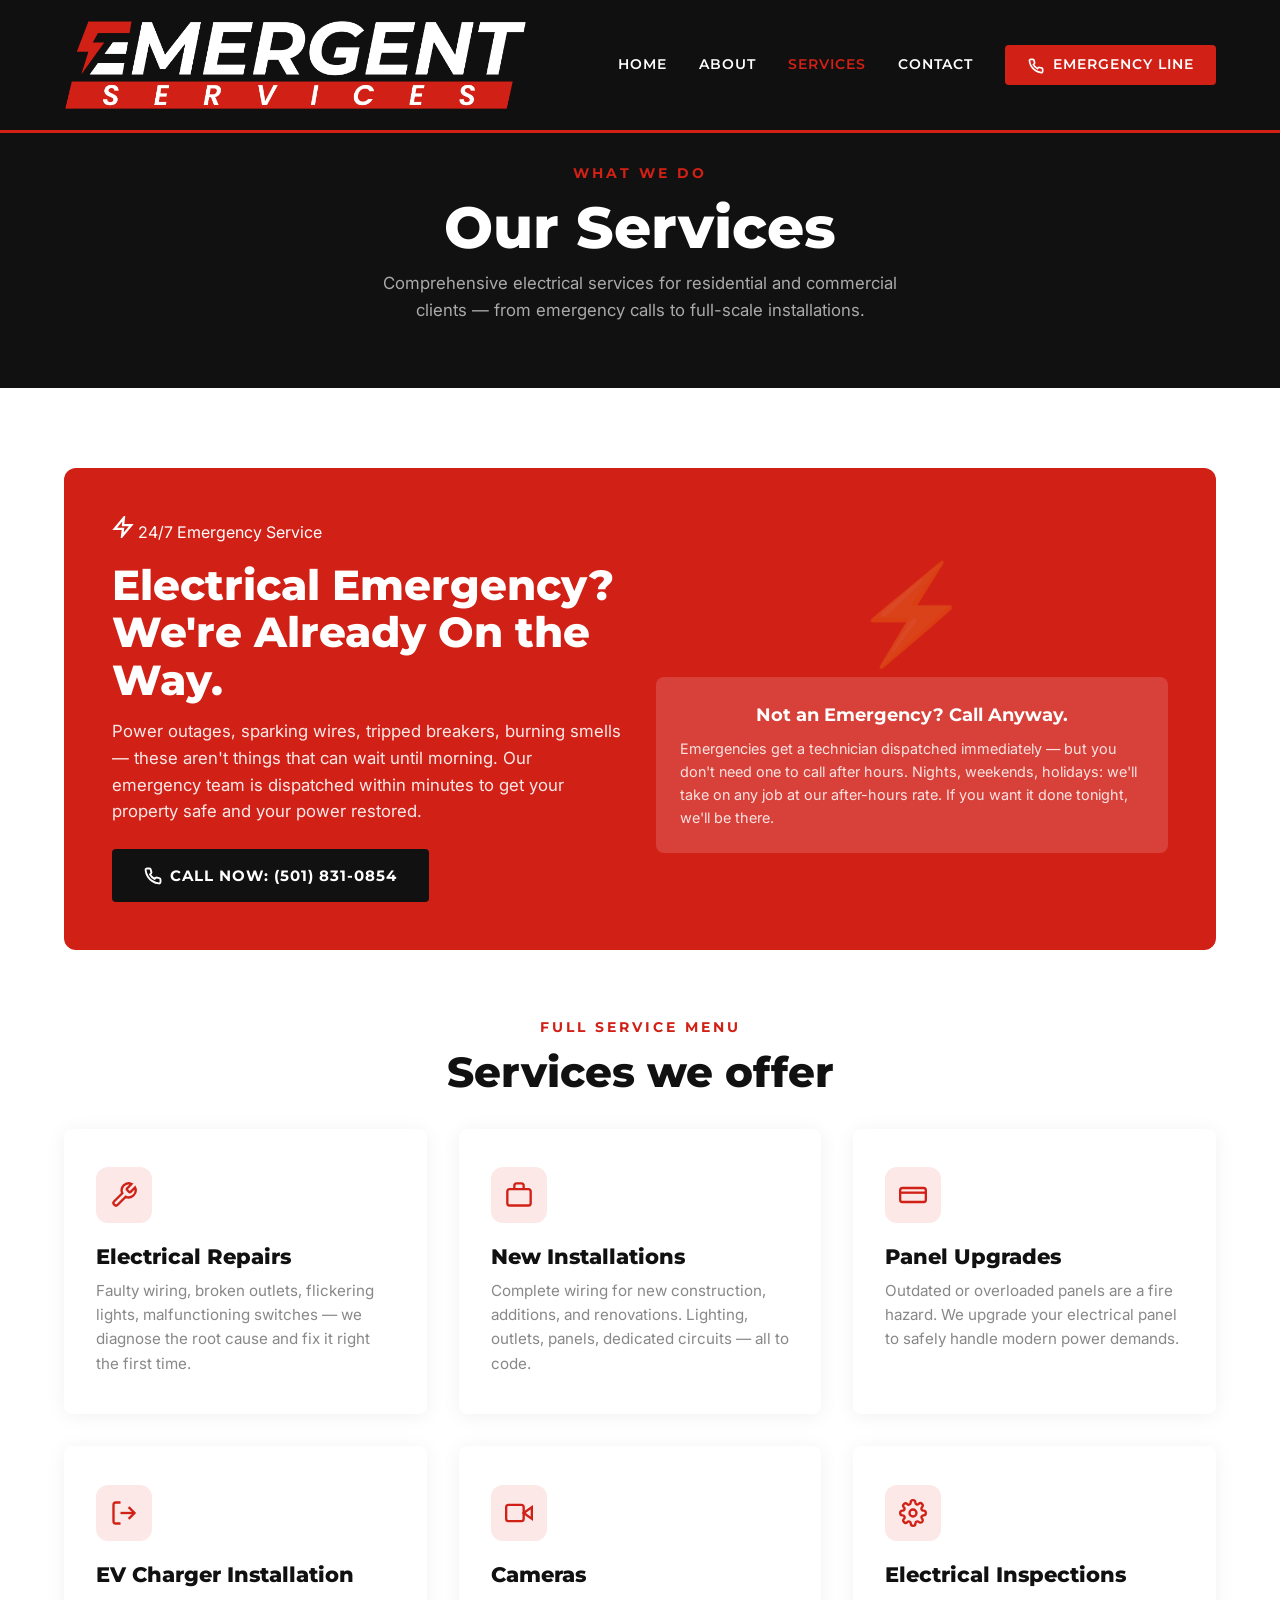
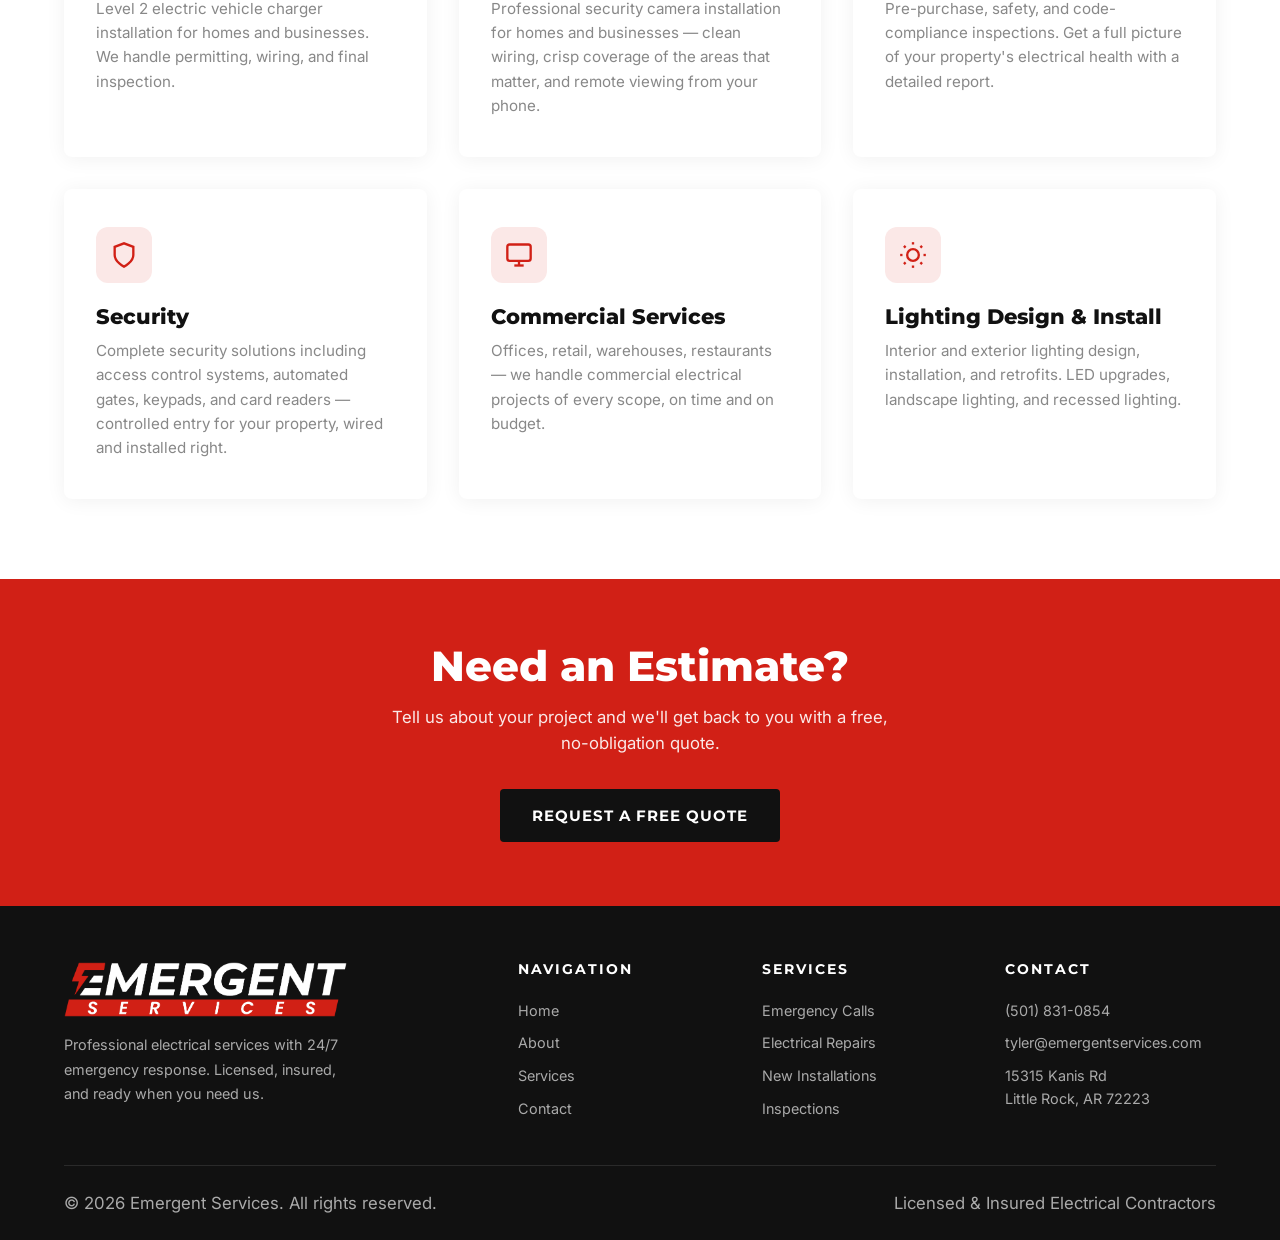
<file: website/services.html>
<!DOCTYPE html>
<html lang="en">
<head>
  <meta charset="UTF-8">
  <link rel="icon" type="image/x-icon" href="/favicon.ico?v=3">
  <link rel="icon" type="image/png" sizes="32x32" href="/favicon-32x32.png?v=3">
  <link rel="icon" type="image/png" sizes="16x16" href="/favicon-16x16.png?v=3">
  <link rel="apple-touch-icon" sizes="180x180" href="/apple-touch-icon.png?v=3">
  <meta name="viewport" content="width=device-width, initial-scale=1.0, viewport-fit=cover">
  <title>Services — Emergent Services</title>
  <meta name="description" content="Explore Emergent Services' full range of electrical services: 24/7 emergency response, repairs, new installations, panel upgrades, inspections, and more.">
  <link rel="preconnect" href="https://fonts.googleapis.com">
  <link href="https://fonts.googleapis.com/css2?family=Inter:wght@400;500;600&family=Montserrat:ital,wght@0,600;0,700;0,800;0,900;1,800&display=swap" rel="stylesheet">
  <link rel="stylesheet" href="assets/style.css">
</head>
<body>

  <!-- ============ HEADER ============ -->
  <header class="site-header">
    <div class="container nav-wrap">
      <a href="index.html" class="nav-logo">
        <img src="assets/images/logo-mark-red-cropped.png" alt="Emergent Services">
      </a>
      <nav class="nav-links" id="navLinks">
        <a href="index.html">Home</a>
        <a href="about.html">About</a>
        <a href="services.html" class="active">Services</a>
        <a href="contact.html">Contact</a>
        <a href="tel:+15018310854" class="nav-cta">
          <svg style="width:16px;height:16px;display:inline;vertical-align:middle;margin-right:4px" viewBox="0 0 24 24" fill="none" stroke="currentColor" stroke-width="2.5"><path d="M22 16.92v3a2 2 0 01-2.18 2 19.79 19.79 0 01-8.63-3.07 19.5 19.5 0 01-6-6A19.79 19.79 0 012.12 4.18 2 2 0 014.11 2h3a2 2 0 012 1.72c.127.96.361 1.903.7 2.81a2 2 0 01-.45 2.11L8.09 9.91a16 16 0 006 6l1.27-1.27a2 2 0 012.11-.45c.907.339 1.85.573 2.81.7A2 2 0 0122 16.92z"/></svg>
          Emergency Line
        </a>
      </nav>
      <button class="nav-toggle" id="navToggle" aria-label="Toggle navigation">
        <span></span><span></span><span></span>
      </button>
    </div>
  </header>

  <!-- ============ PAGE HEADER ============ -->
  <div class="page-header">
    <div class="container">
      <span class="section-label">What We Do</span>
      <h1>Our Services</h1>
      <p>Comprehensive electrical services for residential and commercial clients — from emergency calls to full-scale installations.</p>
    </div>
  </div>

  <!-- ============ EMERGENCY HIGHLIGHT ============ -->
  <section class="section" style="padding-bottom:2rem;">
    <div class="container">
      <div style="background:var(--red);color:#fff;border-radius:12px;padding:3rem;display:grid;grid-template-columns:1fr 1fr;gap:2rem;align-items:center;">
        <div>
          <div class="emergency-badge" style="animation:none;margin-bottom:1rem;">
            <svg viewBox="0 0 24 24" fill="none" stroke="currentColor" stroke-width="2.5" style="width:22px;height:22px"><polygon points="13 2 3 14 12 14 11 22 21 10 12 10 13 2"/></svg>
            24/7 Emergency Service
          </div>
          <h2 style="color:#fff;margin-bottom:.8rem;">Electrical Emergency?<br>We're Already On the Way.</h2>
          <p style="opacity:.9;margin-bottom:1.5rem;">Power outages, sparking wires, tripped breakers, burning smells — these aren't things that can wait until morning. Our emergency team is dispatched within minutes to get your property safe and your power restored.</p>
          <a href="tel:+15018310854" class="btn btn-dark">
            <svg style="width:18px;height:18px" viewBox="0 0 24 24" fill="none" stroke="currentColor" stroke-width="2.5"><path d="M22 16.92v3a2 2 0 01-2.18 2 19.79 19.79 0 01-8.63-3.07 19.5 19.5 0 01-6-6A19.79 19.79 0 012.12 4.18 2 2 0 014.11 2h3a2 2 0 012 1.72c.127.96.361 1.903.7 2.81a2 2 0 01-.45 2.11L8.09 9.91a16 16 0 006 6l1.27-1.27a2 2 0 012.11-.45c.907.339 1.85.573 2.81.7A2 2 0 0122 16.92z"/></svg>
            Call Now: (501) 831-0854
          </a>
        </div>
        <div style="text-align:center;">
          <div style="font-size:6rem;font-family:var(--font-heading);font-weight:900;line-height:1;opacity:.2;">⚡</div>
          <div style="background:rgba(255,255,255,.15);border-radius:8px;padding:1.5rem;margin-top:1rem;">
            <p style="font-family:var(--font-heading);font-weight:700;font-size:1.1rem;margin-bottom:.5rem;">Not an Emergency? Call Anyway.</p>
            <p style="font-size:.9rem;opacity:.85;text-align:left;">Emergencies get a technician dispatched immediately — but you don't need one to call after hours. Nights, weekends, holidays: we'll take on any job at our after-hours rate. If you want it done tonight, we'll be there.</p>
          </div>
        </div>
      </div>
    </div>
  </section>

  <!-- ============ ALL SERVICES ============ -->
  <section class="section" style="padding-top:2rem;">
    <div class="container">
      <div class="text-center mb-2">
        <span class="section-label">Full Service Menu</span>
        <h2 class="section-title">Services we offer</h2>
      </div>

      <div class="services-grid">
        <div class="service-card">
          <div class="icon">
            <svg viewBox="0 0 24 24"><path d="M14.7 6.3a1 1 0 000 1.4l1.6 1.6a1 1 0 001.4 0l3.77-3.77a6 6 0 01-7.94 7.94l-6.91 6.91a2.12 2.12 0 01-3-3l6.91-6.91a6 6 0 017.94-7.94l-3.76 3.76z"/></svg>
          </div>
          <h3>Electrical Repairs</h3>
          <p>Faulty wiring, broken outlets, flickering lights, malfunctioning switches — we diagnose the root cause and fix it right the first time.</p>
        </div>

        <div class="service-card">
          <div class="icon">
            <svg viewBox="0 0 24 24"><rect x="2" y="7" width="20" height="14" rx="2" ry="2"/><path d="M16 7V4a2 2 0 00-2-2h-4a2 2 0 00-2 2v3"/></svg>
          </div>
          <h3>New Installations</h3>
          <p>Complete wiring for new construction, additions, and renovations. Lighting, outlets, panels, dedicated circuits — all to code.</p>
        </div>

        <div class="service-card">
          <div class="icon">
            <svg viewBox="0 0 24 24"><rect x="1" y="6" width="22" height="12" rx="2"/><line x1="1" y1="10" x2="23" y2="10"/></svg>
          </div>
          <h3>Panel Upgrades</h3>
          <p>Outdated or overloaded panels are a fire hazard. We upgrade your electrical panel to safely handle modern power demands.</p>
        </div>

        <div class="service-card">
          <div class="icon">
            <svg viewBox="0 0 24 24"><path d="M9 21H5a2 2 0 01-2-2V5a2 2 0 012-2h4"/><polyline points="16 17 21 12 16 7"/><line x1="21" y1="12" x2="9" y2="12"/></svg>
          </div>
          <h3>EV Charger Installation</h3>
          <p>Level 2 electric vehicle charger installation for homes and businesses. We handle permitting, wiring, and final inspection.</p>
        </div>

        <div class="service-card">
          <div class="icon">
            <svg viewBox="0 0 24 24"><path d="M23 7l-7 5 7 5V7z"/><rect x="1" y="5" width="15" height="14" rx="2" ry="2"/></svg>
          </div>
          <h3>Cameras</h3>
          <p>Professional security camera installation for homes and businesses — clean wiring, crisp coverage of the areas that matter, and remote viewing from your phone.</p>
        </div>

        <div class="service-card">
          <div class="icon">
            <svg viewBox="0 0 24 24"><circle cx="12" cy="12" r="3"/><path d="M19.4 15a1.65 1.65 0 00.33 1.82l.06.06a2 2 0 010 2.83 2 2 0 01-2.83 0l-.06-.06a1.65 1.65 0 00-1.82-.33 1.65 1.65 0 00-1 1.51V21a2 2 0 01-4 0v-.09A1.65 1.65 0 009 19.4a1.65 1.65 0 00-1.82.33l-.06.06a2 2 0 01-2.83-2.83l.06-.06A1.65 1.65 0 004.68 15a1.65 1.65 0 00-1.51-1H3a2 2 0 010-4h.09A1.65 1.65 0 004.6 9a1.65 1.65 0 00-.33-1.82l-.06-.06a2 2 0 012.83-2.83l.06.06A1.65 1.65 0 009 4.68a1.65 1.65 0 001-1.51V3a2 2 0 014 0v.09a1.65 1.65 0 001 1.51 1.65 1.65 0 001.82-.33l.06-.06a2 2 0 012.83 2.83l-.06.06A1.65 1.65 0 0019.4 9a1.65 1.65 0 001.51 1H21a2 2 0 010 4h-.09a1.65 1.65 0 00-1.51 1z"/></svg>
          </div>
          <h3>Electrical Inspections</h3>
          <p>Pre-purchase, safety, and code-compliance inspections. Get a full picture of your property's electrical health with a detailed report.</p>
        </div>

        <div class="service-card">
          <div class="icon">
            <svg viewBox="0 0 24 24"><path d="M12 22s8-4 8-10V5l-8-3-8 3v7c0 6 8 10 8 10z"/></svg>
          </div>
          <h3>Security</h3>
          <p>Complete security solutions including access control systems, automated gates, keypads, and card readers — controlled entry for your property, wired and installed right.</p>
        </div>

        <div class="service-card">
          <div class="icon">
            <svg viewBox="0 0 24 24"><rect x="2" y="3" width="20" height="14" rx="2" ry="2"/><line x1="8" y1="21" x2="16" y2="21"/><line x1="12" y1="17" x2="12" y2="21"/></svg>
          </div>
          <h3>Commercial Services</h3>
          <p>Offices, retail, warehouses, restaurants — we handle commercial electrical projects of every scope, on time and on budget.</p>
        </div>

        <div class="service-card">
          <div class="icon">
            <svg viewBox="0 0 24 24"><circle cx="12" cy="12" r="5"/><line x1="12" y1="1" x2="12" y2="3"/><line x1="12" y1="21" x2="12" y2="23"/><line x1="4.22" y1="4.22" x2="5.64" y2="5.64"/><line x1="18.36" y1="18.36" x2="19.78" y2="19.78"/><line x1="1" y1="12" x2="3" y2="12"/><line x1="21" y1="12" x2="23" y2="12"/><line x1="4.22" y1="19.78" x2="5.64" y2="18.36"/><line x1="18.36" y1="5.64" x2="19.78" y2="4.22"/></svg>
          </div>
          <h3>Lighting Design &amp; Install</h3>
          <p>Interior and exterior lighting design, installation, and retrofits. LED upgrades, landscape lighting, and recessed lighting.</p>
        </div>
      </div>
    </div>
  </section>

  <!-- ============ CTA ============ -->
  <section class="cta-banner">
    <div class="container">
      <h2>Need an Estimate?</h2>
      <p>Tell us about your project and we'll get back to you with a free, no-obligation quote.</p>
      <a href="contact.html" class="btn btn-dark">Request a Free Quote</a>
    </div>
  </section>

  <!-- ============ FOOTER ============ -->
  <footer class="site-footer">
    <div class="container">
      <div class="footer-grid">
        <div class="footer-brand">
          <img src="assets/images/logo-mark-red-cropped.png" alt="Emergent Services">
          <p>Professional electrical services with 24/7 emergency response. Licensed, insured, and ready when you need us.</p>
        </div>
        <div class="footer-col">
          <h4>Navigation</h4>
          <a href="index.html">Home</a>
          <a href="about.html">About</a>
          <a href="services.html">Services</a>
          <a href="contact.html">Contact</a>
        </div>
        <div class="footer-col">
          <h4>Services</h4>
          <a href="services.html">Emergency Calls</a>
          <a href="services.html">Electrical Repairs</a>
          <a href="services.html">New Installations</a>
          <a href="services.html">Inspections</a>
        </div>
        <div class="footer-col">
          <h4>Contact</h4>
          <a href="tel:+15018310854">(501) 831-0854</a>
          <a href="mailto:tyler@emergentservices.com">tyler@emergentservices.com</a>
          <a href="#">15315 Kanis Rd<br>Little Rock, AR 72223</a>
        </div>
      </div>
      <div class="footer-bottom">
        <p>&copy; 2026 Emergent Services. All rights reserved.</p>
        <p>Licensed &amp; Insured Electrical Contractors</p>
      </div>
    </div>
  </footer>

  <script>
    const toggle = document.getElementById('navToggle');
    const links  = document.getElementById('navLinks');
    toggle.addEventListener('click', () => links.classList.toggle('open'));
  </script>
</body>
</html>
</file>
<file: website/assets/style.css>
/* ===== EMERGENT SERVICES — Global Stylesheet ===== */

/* ---------- Reset & Base ---------- */
*, *::before, *::after { margin: 0; padding: 0; box-sizing: border-box; }

:root {
  --red:    #D12016;
  --black:  #111111;
  --dark:   #1a1a1a;
  --white:  #ffffff;
  --gray:   #f5f5f5;
  --gray-md:#888888;
  --max-w:  1200px;
  --font:   'Inter', sans-serif;
  --font-heading: 'Montserrat', sans-serif;
}

html { scroll-behavior: smooth; }

body {
  font-family: var(--font);
  color: var(--black);
  background: var(--white);
  line-height: 1.6;
  -webkit-font-smoothing: antialiased;
}

img { max-width: 100%; display: block; }
a   { text-decoration: none; color: inherit; }
ul  { list-style: none; }

.container { width: 90%; max-width: var(--max-w); margin: 0 auto; }

/* ---------- Typography ---------- */
h1, h2, h3, h4 { font-family: var(--font-heading); font-weight: 800; line-height: 1.15; }
h1 { font-size: clamp(2.4rem, 5vw, 3.6rem); }
h2 { font-size: clamp(1.8rem, 4vw, 2.6rem); }
h3 { font-size: 1.3rem; }
p  { font-size: 1.05rem; }

.section-label {
  display: inline-block;
  font-family: var(--font-heading);
  font-weight: 700;
  font-size: .85rem;
  letter-spacing: 3px;
  text-transform: uppercase;
  color: var(--red);
  margin-bottom: .6rem;
}

.section-title { margin-bottom: 1rem; }
.section-subtitle { color: var(--gray-md); max-width: 620px; margin-bottom: 2.5rem; }

/* ---------- Buttons ---------- */
.btn {
  display: inline-flex; align-items: center; gap: .5rem;
  font-family: var(--font-heading); font-weight: 700; font-size: .95rem;
  letter-spacing: 1px; text-transform: uppercase;
  padding: .9rem 2rem;
  border: none; border-radius: 4px;
  cursor: pointer;
  transition: all .25s ease;
}
.btn-primary   { background: var(--red); color: var(--white); }
.btn-primary:hover { background: #b01a12; }
.btn-secondary { background: transparent; color: var(--white); border: 2px solid var(--white); }
.btn-secondary:hover { background: var(--white); color: var(--black); }
.btn-dark      { background: var(--black); color: var(--white); }
.btn-dark:hover{ background: #333; }
.btn-outline   { background: transparent; color: var(--red); border: 2px solid var(--red); }
.btn-outline:hover { background: var(--red); color: var(--white); }

/* ---------- Header / Nav ---------- */
.site-header {
  position: fixed; top: 0; left: 0; width: 100%; z-index: 1000;
  background: rgba(17,17,17,.97);
  backdrop-filter: blur(8px);
  border-bottom: 3px solid var(--red);
  overflow: visible;
  padding-top: env(safe-area-inset-top, 0px);
}
.nav-wrap {
  display: flex; align-items: center; justify-content: space-between;
  padding: 20px 0;
}
.nav-logo img { height: 90px; }
.nav-links { display: flex; align-items: center; gap: 2rem; }
.nav-links a {
  font-family: var(--font-heading); font-weight: 600; font-size: .9rem;
  letter-spacing: 1px; text-transform: uppercase;
  color: var(--white); transition: color .2s;
}
.nav-links a:hover, .nav-links a.active { color: var(--red); }

.nav-cta {
  background: var(--red); color: var(--white);
  padding: .55rem 1.4rem; border-radius: 4px;
  font-family: var(--font-heading); font-weight: 700; font-size: .85rem;
  letter-spacing: 1px; text-transform: uppercase;
  transition: background .2s;
}
.nav-cta:hover { background: #b01a12; color: var(--white); }

/* Mobile hamburger */
.nav-toggle { display: none; flex-direction: column; gap: 5px; cursor: pointer; background: none; border: none; padding: 4px; }
.nav-toggle span { display: block; width: 26px; height: 3px; background: var(--white); border-radius: 2px; transition: .3s; }

/* Logo aspect ratio protection */
.nav-logo img { object-fit: contain; width: auto; }

@media (max-width: 768px) {
  .site-header { padding-top: max(12px, env(safe-area-inset-top, 12px)); }
  .nav-wrap { padding: 10px 0; }
  .nav-logo { display: flex; align-items: center; }
  .nav-logo img { height: 46px; max-height: 46px; }
  .nav-toggle { display: flex; }
  .nav-links {
    position: fixed; top: 0; left: 0; width: 100%; background: var(--dark);
    flex-direction: column; padding: 5.5rem 0 2rem; gap: 1.4rem;
    transform: translateY(-120%); transition: transform .35s ease;
    z-index: -1;
  }
  .nav-links.open { transform: translateY(0); }
  .emergency-banner { display: none !important; }
  .hero { padding-top: 0 !important; margin-top: 80px; }
  .page-header { padding: 6rem 0 2.5rem; }
}

/* ---------- Hero ---------- */
.hero {
  position: relative;
  min-height: 100vh;
  display: flex; align-items: center;
  background: var(--black);
  overflow: hidden;
  padding-top: 120px;
}
.hero::before {
  content: '';
  position: absolute; inset: 0;
  background: linear-gradient(135deg, rgba(209,32,22,.15) 0%, rgba(0,0,0,.85) 60%);
  z-index: 1;
}
.hero-content { position: relative; z-index: 2; }

.hero .emergency-badge {
  display: inline-flex; align-items: center; gap: .6rem;
  background: var(--red); color: var(--white);
  font-family: var(--font-heading); font-weight: 800;
  font-size: 1rem; letter-spacing: 2px; text-transform: uppercase;
  padding: .7rem 1.6rem; border-radius: 4px;
  margin-bottom: 1.6rem;
  animation: pulse-badge 2s ease-in-out infinite;
}
.hero .emergency-badge svg { width: 22px; height: 22px; }

@keyframes pulse-badge {
  0%, 100% { box-shadow: 0 0 0 0 rgba(209,32,22,.6); }
  50%      { box-shadow: 0 0 20px 6px rgba(209,32,22,.25); }
}

.hero h1 { color: var(--white); margin-bottom: 1.2rem; }
.hero h1 span { color: var(--red); }
.hero p  { color: #ccc; max-width: 560px; font-size: 1.15rem; margin-bottom: 2rem; }
.hero-buttons { display: flex; flex-wrap: wrap; gap: 1rem; }

/* Decorative bolt */
.hero-bolt {
  position: absolute; right: 5%; bottom: 10%; z-index: 1;
  opacity: .06; width: 400px;
}
@media (max-width: 768px) { .hero-bolt { display: none; } }

/* ---------- Emergency Banner ---------- */
.emergency-banner {
  background: var(--red);
  color: var(--white);
  text-align: center;
  padding: 1rem 0;
  font-family: var(--font-heading);
  font-weight: 700;
  font-size: 1.05rem;
  letter-spacing: 1px;
}
.emergency-banner a { color: var(--white); text-decoration: underline; }

/* ---------- Sections ---------- */
.section { padding: 5rem 0; }
.section-dark { background: var(--dark); color: var(--white); }
.section-gray { background: var(--gray); }

/* ---------- Service Cards ---------- */
.services-grid {
  display: grid;
  grid-template-columns: repeat(auto-fit, minmax(280px, 1fr));
  gap: 2rem;
}
.service-card {
  background: var(--white);
  border-radius: 8px;
  padding: 2.4rem 2rem;
  box-shadow: 0 2px 20px rgba(0,0,0,.06);
  transition: transform .25s, box-shadow .25s;h
  border-top: 4px solid transparent;
}
.service-card:hover {
  transform: translateY(-6px);
  box-shadow: 0 8px 30px rgba(0,0,0,.1);
  border-top-color: var(--red);
}
.service-card .icon {
  width: 56px; height: 56px;
  background: rgba(209,32,22,.1);
  border-radius: 12px;
  display: flex; align-items: center; justify-content: center;
  margin-bottom: 1.4rem;
}
.service-card .icon svg { width: 28px; height: 28px; stroke: var(--red); fill: none; stroke-width: 2; }
.service-card h3 { margin-bottom: .6rem; }
.service-card p  { color: var(--gray-md); font-size: .95rem; }

/* Emergency card highlight */
.service-card.emergency {
  background: var(--red);
  color: var(--white);
  border-top-color: var(--white);
}
.service-card.emergency .icon { background: rgba(255,255,255,.2); }
.service-card.emergency .icon svg { stroke: var(--white); }
.service-card.emergency p { color: rgba(255,255,255,.85); }

/* ---------- Stats Strip ---------- */
.stats {
  display: grid;
  grid-template-columns: repeat(auto-fit, minmax(180px, 1fr));
  gap: 2rem;
  text-align: center;
  padding: 3.5rem 0;
}
.stat h2 { color: var(--red); font-size: 2.8rem; }
.stat p  { font-family: var(--font-heading); font-weight: 600; font-size: .9rem; letter-spacing: 1px; text-transform: uppercase; color: #ccc; margin-top: .3rem; }

/* ---------- About Highlights ---------- */
.highlights {
  display: grid;
  grid-template-columns: repeat(auto-fit, minmax(250px, 1fr));
  gap: 2rem;
}
.highlight-item { text-align: center; padding: 2rem 1.5rem; }
.highlight-item .icon {
  width: 64px; height: 64px;
  background: rgba(209,32,22,.1);
  border-radius: 50%;
  display: flex; align-items: center; justify-content: center;
  margin: 0 auto 1.2rem;
}
.highlight-item .icon svg { width: 30px; height: 30px; stroke: var(--red); fill: none; stroke-width: 2; }
.highlight-item h3 { margin-bottom: .5rem; }
.highlight-item p  { color: var(--gray-md); font-size: .95rem; }

/* ---------- CTA Banner ---------- */
.cta-banner {
  background: var(--red);
  color: var(--white);
  text-align: center;
  padding: 4rem 0;
}
.cta-banner h2 { margin-bottom: .8rem; }
.cta-banner p  { max-width: 500px; margin: 0 auto 2rem; opacity: .9; }

/* ---------- Contact Form ---------- */
.contact-grid {
  display: grid;
  grid-template-columns: 1fr 1fr;
  gap: 3rem;
}
@media (max-width: 768px) { .contact-grid { grid-template-columns: 1fr; } }

.contact-info-card {
  background: var(--dark);
  color: var(--white);
  border-radius: 8px;
  padding: 2.5rem;
}
.contact-info-card h3 { margin-bottom: 1.5rem; }
.contact-detail {
  display: flex; align-items: flex-start; gap: 1rem;
  margin-bottom: 1.4rem;
}
.contact-detail svg { width: 24px; height: 24px; stroke: var(--red); fill: none; stroke-width: 2; flex-shrink: 0; margin-top: 2px; }
.contact-detail p { font-size: .95rem; }
.contact-detail strong { display: block; margin-bottom: .2rem; }

.form-card {
  background: var(--white);
  border-radius: 8px;
  padding: 2.5rem;
  box-shadow: 0 2px 20px rgba(0,0,0,.06);
}
.form-card h3 { margin-bottom: 1.5rem; }
.form-row { display: grid; grid-template-columns: 1fr 1fr; gap: 1rem; }
@media (max-width: 500px) { .form-row { grid-template-columns: 1fr; } }

.form-group { margin-bottom: 1.2rem; }
.form-group label {
  display: block; font-weight: 600; font-size: .85rem;
  margin-bottom: .4rem; color: var(--black);
}
.form-group input,
.form-group select,
.form-group textarea {
  width: 100%; padding: .75rem 1rem;
  border: 2px solid #e0e0e0; border-radius: 6px;
  font-family: var(--font); font-size: .95rem;
  transition: border-color .2s;
}
.form-group input:focus,
.form-group select:focus,
.form-group textarea:focus {
  outline: none; border-color: var(--red);
}
.form-group textarea { resize: vertical; min-height: 120px; }

/* ---------- Footer ---------- */
.site-footer {
  background: var(--black);
  color: #aaa;
  padding: 3.5rem 0 1.5rem;
}
.footer-grid {
  display: grid;
  grid-template-columns: 2fr 1fr 1fr 1fr;
  gap: 2rem;
  margin-bottom: 2.5rem;
}
@media (max-width: 768px) { .footer-grid { grid-template-columns: 1fr 1fr; } }
@media (max-width: 480px) { .footer-grid { grid-template-columns: 1fr; } }

.footer-brand img { height: 55px; margin-bottom: 1rem; }
.footer-brand p  { font-size: .9rem; max-width: 280px; line-height: 1.7; }

.footer-col h4 {
  font-family: var(--font-heading); font-weight: 700;
  font-size: .85rem; letter-spacing: 2px; text-transform: uppercase;
  color: var(--white); margin-bottom: 1rem;
}
.footer-col a { display: block; font-size: .9rem; color: #aaa; padding: .3rem 0; transition: color .2s; }
.footer-col a:hover { color: var(--red); }

.footer-bottom {
  border-top: 1px solid #2a2a2a;
  padding-top: 1.5rem;
  display: flex; align-items: center; justify-content: space-between;
  flex-wrap: wrap; gap: 1rem;
  font-size: .85rem;
}

/* ---------- Page Headers (inner pages) ---------- */
.page-header {
  background: var(--black);
  padding: 10rem 0 4rem;
  text-align: center;
}
.page-header h1 { color: var(--white); margin-bottom: .6rem; }
.page-header p  { color: #aaa; max-width: 520px; margin: 0 auto; }
.page-header .breadcrumb { margin-top: 1rem; }
.page-header .breadcrumb a { color: var(--red); }
.page-header .breadcrumb span { color: #666; }

/* ---------- About page ---------- */
.about-split {
  display: grid;
  grid-template-columns: 1fr 1fr;
  gap: 4rem;
  align-items: center;
}
@media (max-width: 768px) { .about-split { grid-template-columns: 1fr; } }

.about-image {
  background: var(--dark);
  border-radius: 12px;
  aspect-ratio: 4/3;
  display: flex; align-items: center; justify-content: center;
  overflow: hidden;
}
.about-image img { width: 60%; opacity: .3; }

.values-grid {
  display: grid;
  grid-template-columns: repeat(auto-fit, minmax(240px, 1fr));
  gap: 2rem;
  margin-top: 2rem;
}
.value-card {
  padding: 2rem;
  border-left: 4px solid var(--red);
  background: var(--white);
  border-radius: 0 8px 8px 0;
  box-shadow: 0 2px 12px rgba(0,0,0,.04);
}
.value-card h3 { margin-bottom: .5rem; }
.value-card p  { color: var(--gray-md); font-size: .95rem; }

/* Mobile inner-page adjustments now handled in main mobile block above */

/* ---------- Utilities ---------- */
.text-center { text-align: center; }
.text-white  { color: var(--white); }
.mt-1 { margin-top: 1rem; }
.mt-2 { margin-top: 2rem; }
.mb-2 { margin-bottom: 2rem; }
</file>
